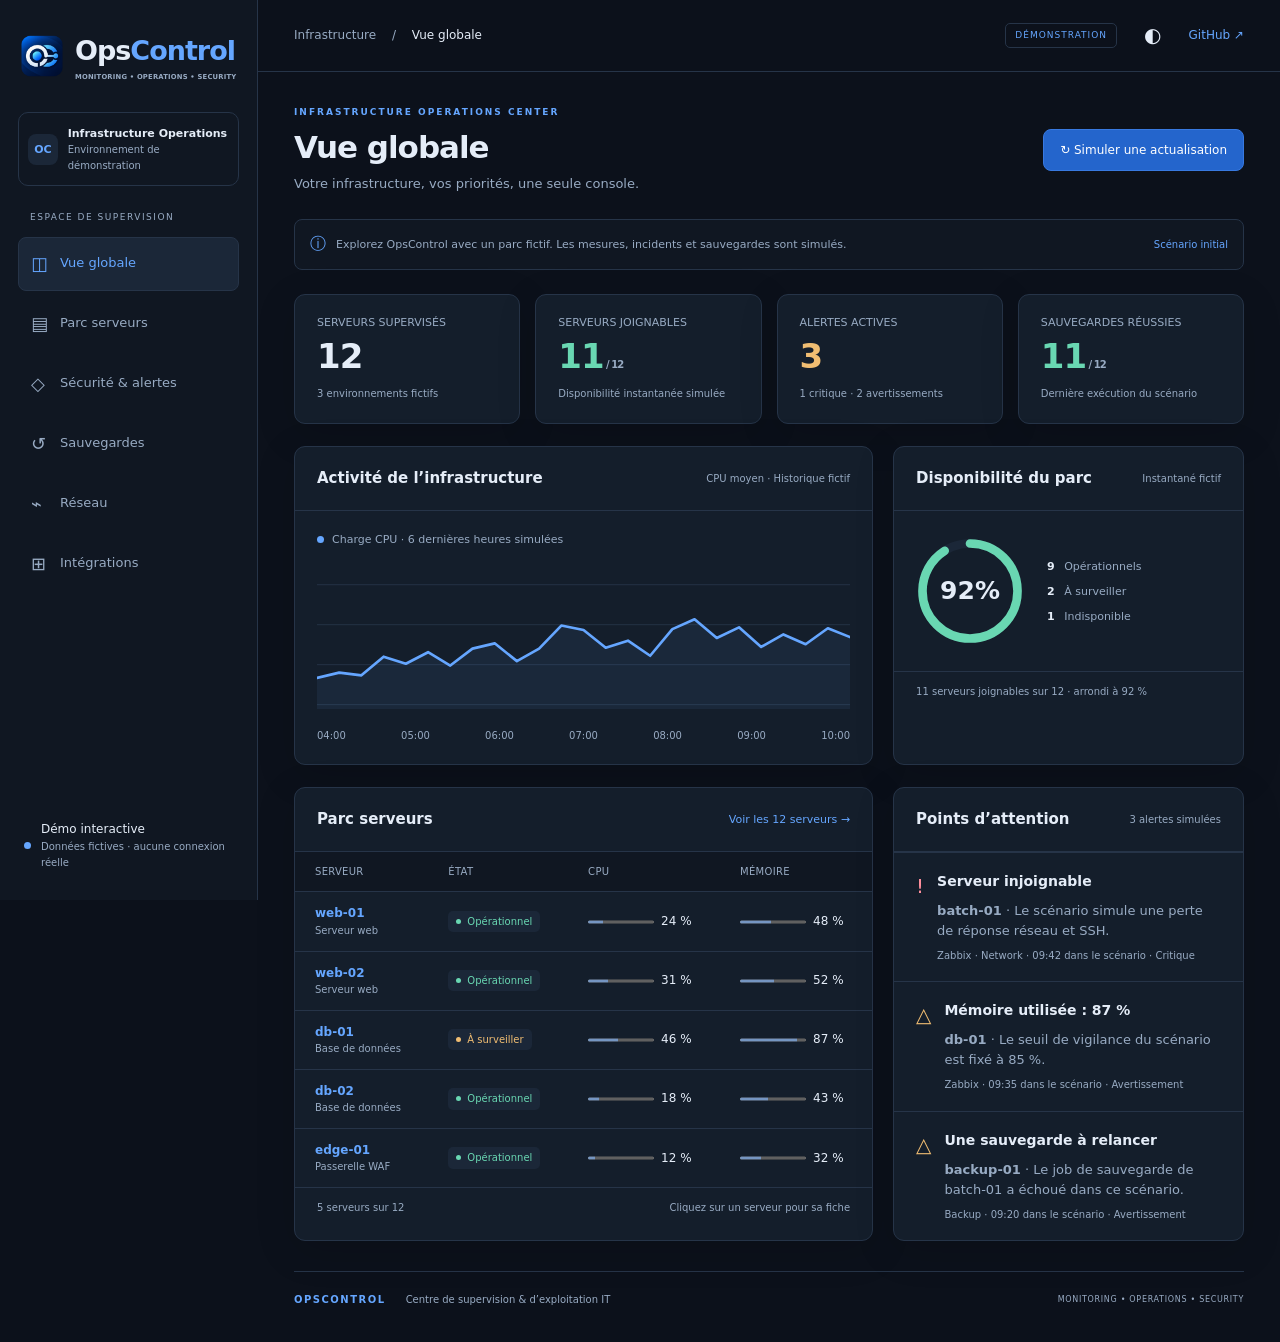
<file: docs/index.html>
<!doctype html>
<html lang="fr" data-theme="dark">
<head>
  <meta charset="utf-8">
  <meta name="viewport" content="width=device-width, initial-scale=1">
  <meta name="description" content="OpsControl — centralized infrastructure monitoring and operations dashboard. Interactive demo with fictional data.">
  <meta name="color-scheme" content="dark light">
  <meta http-equiv="Content-Security-Policy" content="default-src 'self'; script-src 'self'; style-src 'self'; img-src 'self'; connect-src 'none'; object-src 'none'; base-uri 'self'; form-action 'none'">
  <title>OpsControl — Infrastructure Operations Center</title>
  <link rel="icon" href="assets/opscontrol-icon.png" type="image/png">
  <link rel="stylesheet" href="demo.css">
  <script src="demo.js" defer></script>
</head>
<body>
  <a class="skip" href="#content">Aller au contenu</a>
  <aside class="sidebar">
    <a class="brand" href="./"><img src="assets/opscontrol-icon.png" alt="" width="48" height="48"><span>Ops<span class="accent">Control</span><small>MONITORING • OPERATIONS • SECURITY</small></span></a>
    <div class="workspace"><span class="avatar">OC</span><div>Infrastructure Operations<small>Environnement de démonstration</small></div></div>
    <div class="nav-label">ESPACE DE SUPERVISION</div>
    <nav aria-label="Navigation principale">
      <button data-view="overview" aria-current="page"><span aria-hidden="true">◫</span>Vue globale</button>
      <button data-view="servers"><span aria-hidden="true">▤</span>Parc serveurs</button>
      <button data-view="security"><span aria-hidden="true">◇</span>Sécurité & alertes</button>
      <button data-view="backups"><span aria-hidden="true">↺</span>Sauvegardes</button>
      <button data-view="network"><span aria-hidden="true">⌁</span>Réseau</button>
      <button data-view="sources"><span aria-hidden="true">⊞</span>Intégrations</button>
    </nav>
    <div class="sidebar-bottom"><span class="dot"></span><div>Démo interactive<small>Données fictives · aucune connexion réelle</small></div></div>
  </aside>
  <main>
    <header class="topbar"><span>Infrastructure <span class="slash">/</span> <b id="breadcrumb">Vue globale</b></span><div class="actions"><span class="demo-badge">DÉMONSTRATION</span><button id="theme" aria-label="Activer le thème clair">◐</button><a href="https://github.com/A0707/opscontrol" target="_blank" rel="noopener noreferrer">GitHub ↗</a></div></header>
    <div class="main-inner">
      <div class="page-header"><div><div class="eyebrow">INFRASTRUCTURE OPERATIONS CENTER</div><h1 id="page-title">Vue globale</h1><p id="page-description">Votre infrastructure, vos priorités, une seule console.</p></div><button class="primary" id="refresh">↻ Simuler une actualisation</button></div>
      <div class="demo-note"><span aria-hidden="true">ⓘ</span><span>Explorez OpsControl avec un parc fictif. Les mesures, incidents et sauvegardes sont simulés.</span><span id="snapshot" role="status">Scénario initial</span></div>
      <section id="content" aria-labelledby="page-title" tabindex="-1"></section>
      <footer><b>OPSCONTROL</b><span>Centre de supervision & d’exploitation IT</span><span>MONITORING • OPERATIONS • SECURITY</span></footer>
    </div>
  </main>
  <dialog id="server-dialog" aria-labelledby="dialog-title"><div class="panel-head"><h2 id="dialog-title">Serveur</h2><button id="close-dialog" aria-label="Fermer la fiche serveur">Fermer ×</button></div><div id="dialog-content"></div></dialog>
  <noscript>Activez JavaScript pour explorer cette démonstration.</noscript>
</body>
</html>
</file>
<file: docs/demo.css>
:root{color-scheme:dark;--bg:#0c111b;--side:#101722;--panel:#141e2b;--raised:#1b2738;--border:#263448;--text:#e5edf8;--muted:#98abc3;--blue:#65a6ff;--green:#69d7b2;--orange:#f0bd72;--red:#ff8f9d;--shadow:0 10px 40px #0002}
:root[data-theme=light]{color-scheme:light;--bg:#f3f6fb;--side:#fff;--panel:#fff;--raised:#edf2fa;--border:#d5dfed;--text:#152844;--muted:#516680;--blue:#175abb;--green:#167455;--orange:#895700;--red:#b32441;--shadow:0 8px 30px #26344808}
*{box-sizing:border-box}body{margin:0;background:var(--bg);color:var(--text);font:14px/1.55 'Segoe UI',system-ui,sans-serif}a{color:var(--blue);text-decoration:none}button,input,select{font:inherit}button{cursor:pointer;background:var(--raised);border:1px solid var(--border);border-radius:8px;color:var(--text);padding:9px 13px}button:hover{border-color:var(--blue)}button:focus-visible,a:focus-visible,input:focus-visible,select:focus-visible{outline:2px solid var(--blue);outline-offset:4px}.skip{position:fixed;left:16px;top:-60px;z-index:20;padding:10px;background:var(--panel)}.skip:focus{top:10px}
.sidebar{width:258px;position:fixed;inset:0 auto 0 0;background:var(--side);border-right:1px solid var(--border);padding:30px 18px;display:flex;flex-direction:column}.brand{display:flex;align-items:center;gap:9px;color:var(--text);font-size:27px;letter-spacing:-1px;font-weight:700}.brand img{object-fit:contain;flex-shrink:0}.accent{color:var(--blue)}.brand small{display:block;font-size:6.8px;letter-spacing:.2px;font-weight:600;color:var(--muted)}.workspace{margin:30px 0 25px;border:1px solid var(--border);border-radius:10px;padding:12px 9px;display:flex;gap:10px;align-items:center;font-size:11px;font-weight:600}.workspace small,.sidebar-bottom small{display:block;color:var(--muted);font-size:10px;font-weight:400}.avatar{width:31px;height:31px;border-radius:8px;background:var(--raised);color:var(--blue);display:grid;place-items:center;font-size:11px}.nav-label{font-size:9px;letter-spacing:1.5px;color:var(--muted);margin:0 12px 12px}nav{display:grid;gap:6px}nav button{border-color:transparent;background:transparent;text-align:left;color:var(--muted);padding:12px;font-size:13px}nav button span{display:inline-block;width:29px;font-size:18px;vertical-align:middle}nav button[aria-current=page]{background:var(--raised);border-color:var(--border);color:var(--blue)}.sidebar-bottom{margin-top:auto;padding:25px 6px 0;display:flex;gap:10px;align-items:center;font-size:12px}.dot{width:7px;height:7px;background:var(--blue);border-radius:50%;flex-shrink:0}
main{margin-left:258px;min-width:0}.topbar{height:72px;border-bottom:1px solid var(--border);display:flex;align-items:center;justify-content:space-between;padding:0 36px;font-size:12px;color:var(--muted)}.topbar b{font-weight:500;color:var(--text)}.slash{padding:0 12px}.actions{display:flex;align-items:center;gap:18px}.actions button{font-size:20px;padding:0 8px;background:transparent;border-color:transparent}.demo-badge{font-size:9px;letter-spacing:1px;border:1px solid var(--border);padding:5px 9px;border-radius:5px;color:var(--blue)}.main-inner{max-width:1700px;margin:auto;padding:34px 36px}.page-header{display:flex;align-items:center;justify-content:space-between;gap:18px;margin-bottom:25px}.eyebrow{color:var(--blue);font-size:9px;letter-spacing:2px;font-weight:600}h1{font-size:31px;letter-spacing:-1px;line-height:1.3;margin:7px 0}h2{font-size:15px;margin:0}h3{font-size:14px;margin:0 0 8px}p{color:var(--muted);margin:0;font-size:13px}.primary{background:#2465cc;border-color:#3879e0;color:#fff;font-size:12px;padding:11px 16px;white-space:nowrap}.demo-note{display:flex;gap:10px;align-items:center;color:var(--muted);font-size:11px;padding:12px 15px;border:1px solid var(--border);background:var(--side);border-radius:8px;margin-bottom:24px}.demo-note>span:first-child{color:var(--blue);font-size:16px}#snapshot{margin-left:auto;white-space:nowrap;color:var(--blue);font-size:10px}
.stats{display:grid;grid-template-columns:repeat(4,minmax(0,1fr));gap:15px;margin-bottom:22px}.stat{background:var(--panel);border:1px solid var(--border);border-radius:11px;padding:19px 22px;box-shadow:var(--shadow)}.stat-label{color:var(--muted);font-size:11px}.stat strong{display:block;font-size:34px;line-height:1.5;font-weight:600;letter-spacing:-1px}.stat small{color:var(--muted);font-size:10px}.good{color:var(--green)}.warning{color:var(--orange)}.critical{color:var(--red)}.grid{display:grid;grid-template-columns:minmax(0,1.65fr) minmax(280px,1fr);gap:20px;margin-bottom:22px}.panel{background:var(--panel);border:1px solid var(--border);border-radius:11px;box-shadow:var(--shadow);overflow:hidden}.panel-head{display:flex;justify-content:space-between;align-items:center;gap:12px;padding:20px 22px;border-bottom:1px solid var(--border)}.panel-head small{font-size:10px;color:var(--muted)}.panel-body{padding:20px 22px}.chart{width:100%;height:160px;display:block;margin:10px 0}.chart-grid{stroke:var(--border);stroke-width:1}.chart-line{stroke:var(--blue);stroke-width:3;fill:none;stroke-linecap:round;stroke-linejoin:round}.chart-fill{fill:var(--blue);opacity:.07}.chart-labels{display:flex;justify-content:space-between;font-size:10px;color:var(--muted)}.chart-key{display:flex;align-items:center;gap:8px;font-size:11px;color:var(--muted)}.health{display:flex;align-items:center;gap:23px;padding:26px 22px}.ring{width:108px;height:108px;flex-shrink:0;position:relative;display:grid;place-items:center}.ring svg{position:absolute;inset:0;width:100%;height:100%;transform:rotate(-90deg)}.ring circle{fill:none;stroke:var(--raised);stroke-width:8}.ring circle:last-child{stroke:var(--green);stroke-dasharray:251.3 25.2;stroke-linecap:round}.ring strong{font-size:25px}.legend{display:grid;gap:8px;font-size:11px;color:var(--muted)}.legend b{color:var(--text);margin-right:6px}.health-note{border-top:1px solid var(--border);padding:12px 22px;font-size:10px;color:var(--muted)}
.table-wrap{overflow-x:auto}table{width:100%;border-collapse:collapse;text-align:left;white-space:nowrap}th{font-weight:500;font-size:10px;letter-spacing:.3px;color:var(--muted);padding:12px 20px;background:var(--side)}td{border-top:1px solid var(--border);padding:12px 20px;font-size:12px}td small{display:block;color:var(--muted);font-size:10px}.server-link{border:0;background:none;padding:0;color:var(--blue);font-weight:600;text-align:left}.server-link:hover{text-decoration:underline}.badge{display:inline-flex;align-items:center;gap:6px;border-radius:5px;background:var(--raised);padding:3px 8px;font-size:10px}.badge:before{content:'';width:5px;height:5px;background:currentColor;border-radius:50%}.table-foot{border-top:1px solid var(--border);padding:12px 22px;color:var(--muted);font-size:10px;display:flex;justify-content:space-between}.text-button{border:0;padding:0;color:var(--blue);background:none;font-size:11px}.filters{display:flex;align-items:center;gap:12px;flex-wrap:wrap;margin-bottom:20px}.filters label{display:flex;align-items:center;gap:8px;color:var(--muted);font-size:12px}input,select{background:var(--panel);border:1px solid var(--border);border-radius:7px;color:var(--text);padding:10px 12px}input{width:285px}progress{width:66px;height:6px;accent-color:var(--blue);margin-right:7px;vertical-align:middle}.empty{text-align:center;padding:40px;color:var(--muted)}.incident{display:flex;gap:13px;padding:18px 22px;border-top:1px solid var(--border)}.incident:first-child{border-top:0}.incident-symbol{font-size:20px}.incident small{display:block;color:var(--muted);font-size:10px;margin-top:7px}.cards{display:grid;grid-template-columns:repeat(3,minmax(0,1fr));gap:18px}.source{padding:23px}.source-icon{width:42px;height:42px;background:var(--raised);color:var(--blue);display:grid;place-items:center;border-radius:10px;font-weight:700;font-size:16px;margin-bottom:20px}.source p{min-height:40px;margin:10px 0 18px;font-size:12px}.source .badge{color:var(--blue)}.detail-grid{display:grid;grid-template-columns:1fr 1fr;gap:20px;margin-bottom:22px}.detail-grid dt{color:var(--muted);font-size:11px}.detail-grid dd{margin:4px 0 0;font-size:14px}dialog{background:var(--panel);color:var(--text);border:1px solid var(--border);border-radius:14px;width:min(620px,92vw);padding:0;box-shadow:var(--shadow)}dialog::backdrop{background:#050b16bc}#dialog-content{padding:22px}dialog .demo-note{margin-bottom:0}footer{margin-top:30px;padding-top:20px;border-top:1px solid var(--border);display:flex;gap:20px;align-items:center;color:var(--muted);font-size:10px}footer b{font-size:10px;letter-spacing:1.5px;color:var(--blue)}footer span:last-child{margin-left:auto;font-size:8px;letter-spacing:.7px}
@media(max-width:1200px){.sidebar{width:226px;padding:25px 12px}.brand{font-size:24px;gap:5px}.brand img{width:40px;height:40px}.brand small{font-size:6px}main{margin-left:226px}.main-inner{padding:26px 22px}.topbar{padding:0 22px}.grid{grid-template-columns:1.3fr 1fr}.health{gap:12px;padding:23px 15px}.ring{width:90px;height:90px}.stat{padding:16px}.cards{grid-template-columns:repeat(2,minmax(0,1fr))}}
@media(max-width:950px){.grid{grid-template-columns:1fr}.page-header{align-items:flex-start;flex-direction:column}.stats{grid-template-columns:repeat(2,minmax(0,1fr))}.demo-note{flex-wrap:wrap}#snapshot{margin-left:0}.health{justify-content:center}.topbar .demo-badge{display:none}footer{flex-wrap:wrap}footer span:last-child{margin-left:0}}
@media(max-width:680px){.sidebar{position:static;width:100%;border-right:0;border-bottom:1px solid var(--border);padding:15px}.brand{font-size:25px}.brand small{font-size:7px}.workspace,.sidebar-bottom,.nav-label{display:none}nav{display:flex;overflow-x:auto;margin-top:15px;padding-bottom:4px}nav button{white-space:nowrap;font-size:11px;padding:8px}nav button span{width:19px;font-size:14px}main{margin-left:0}.topbar{padding:0 16px;height:55px;font-size:10px}.actions{gap:10px}.main-inner{padding:24px 16px}.page-header h1{font-size:28px}.cards{grid-template-columns:1fr}.filters{align-items:stretch}.filters label{width:100%;flex-wrap:wrap}input,select{width:100%;min-width:0}.stat strong{font-size:29px}.panel-head{padding:16px}.panel-head small{max-width:120px;text-align:right}td,th{padding:12px 16px}.detail-grid{gap:15px}.demo-note{font-size:10px}.demo-note>span:nth-child(2){flex:1;min-width:200px}footer{gap:10px}}
</file>
